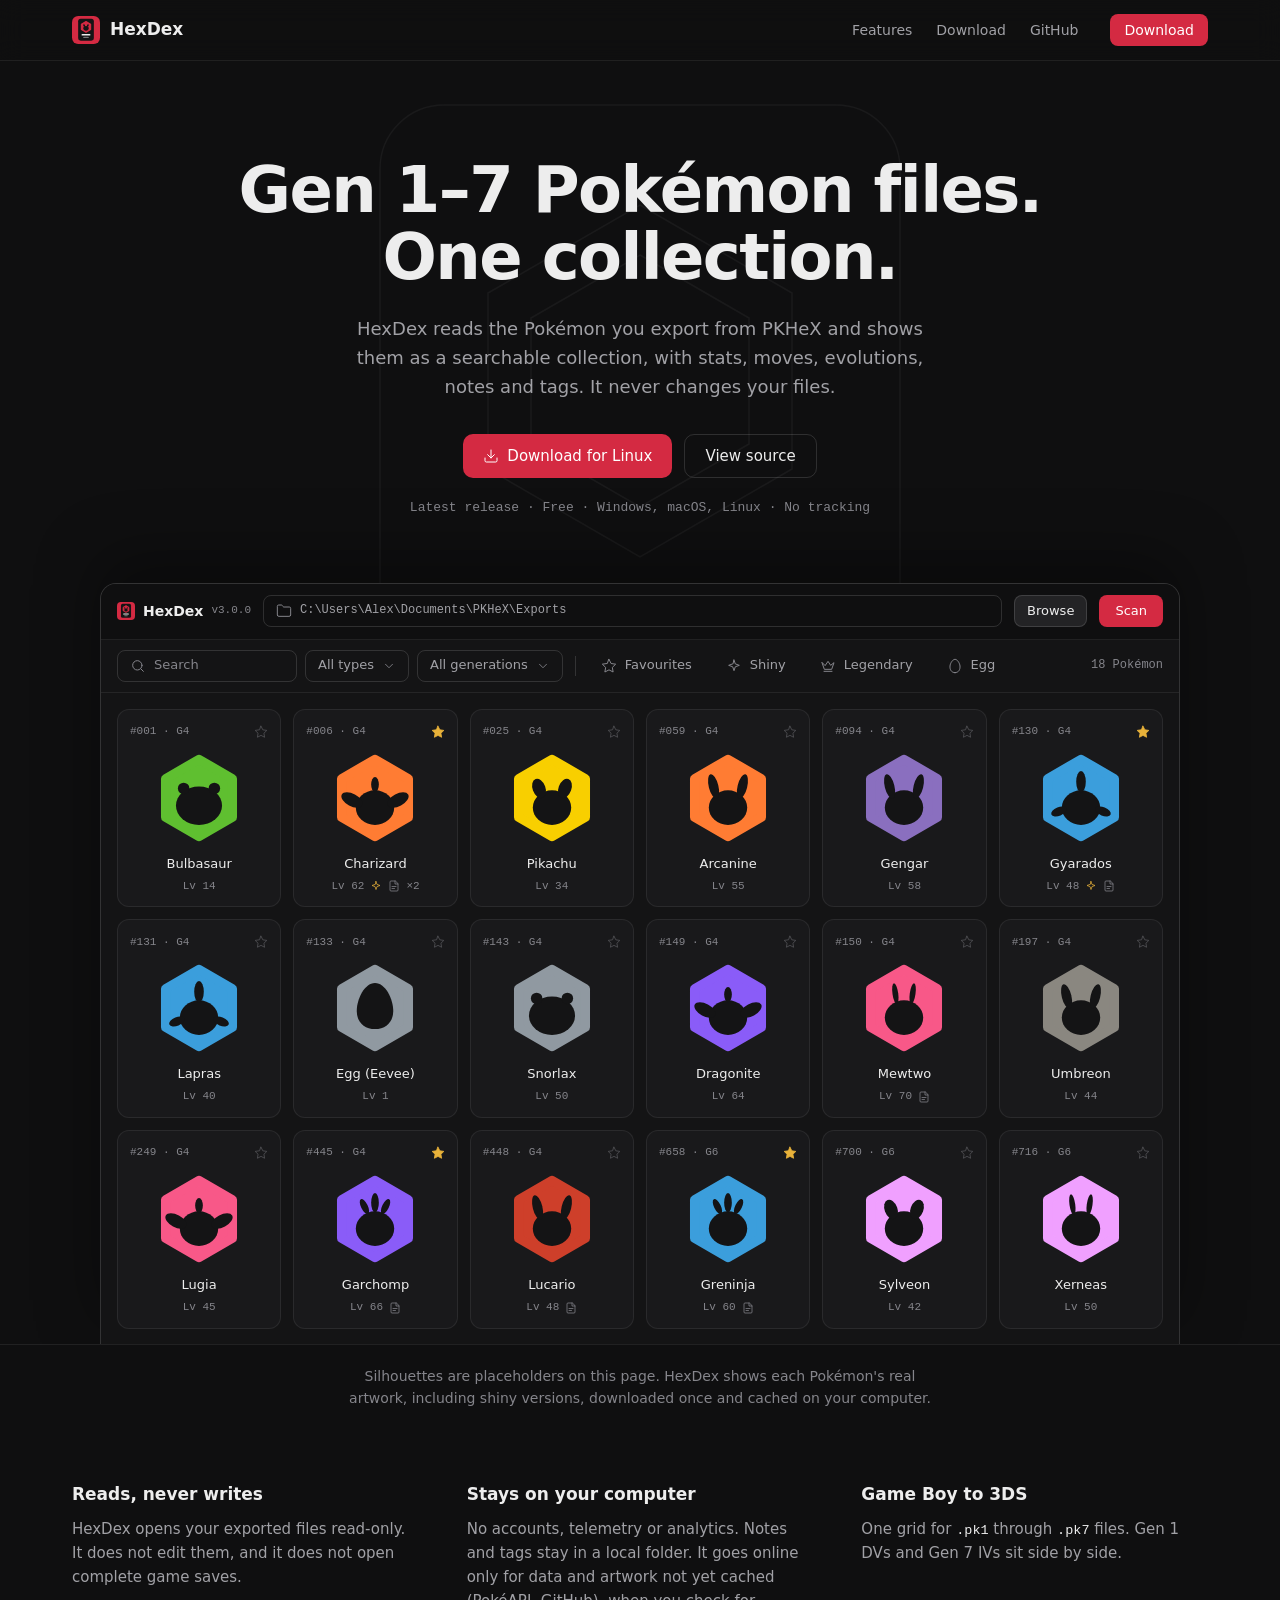
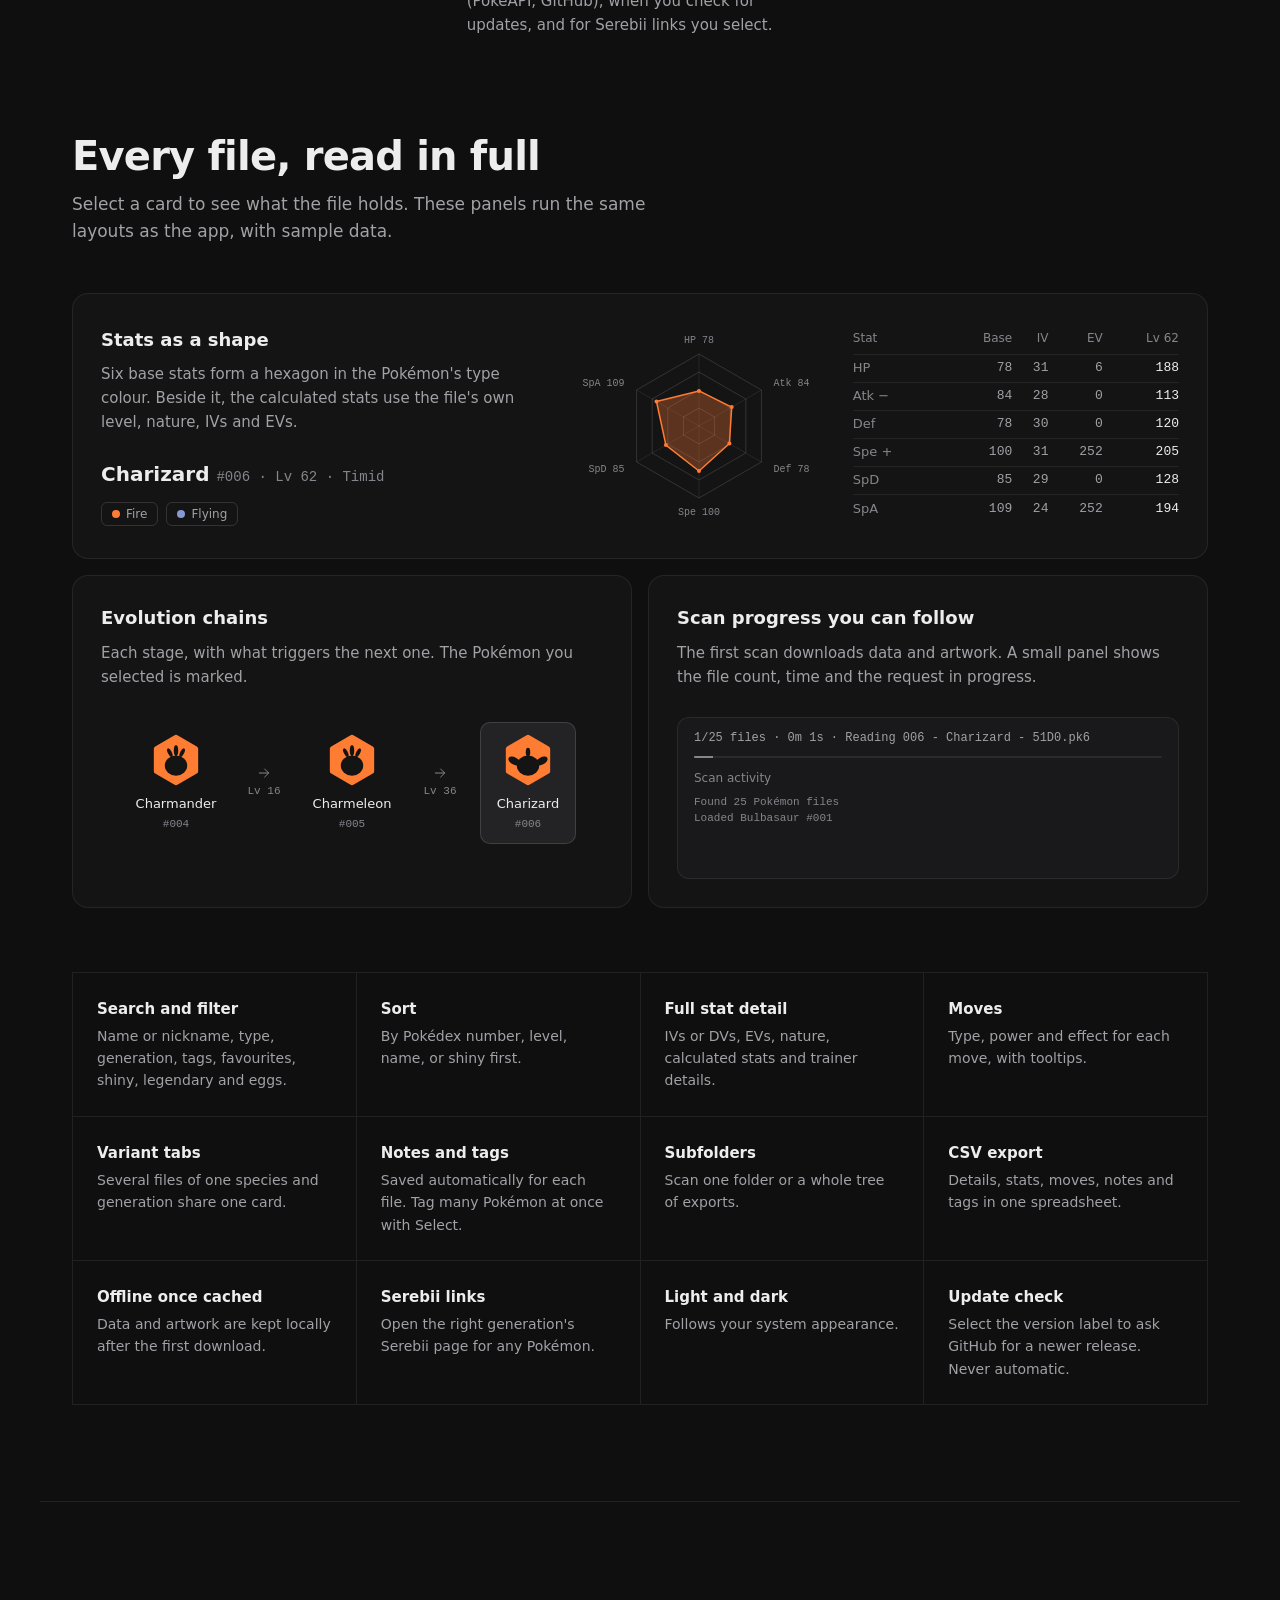
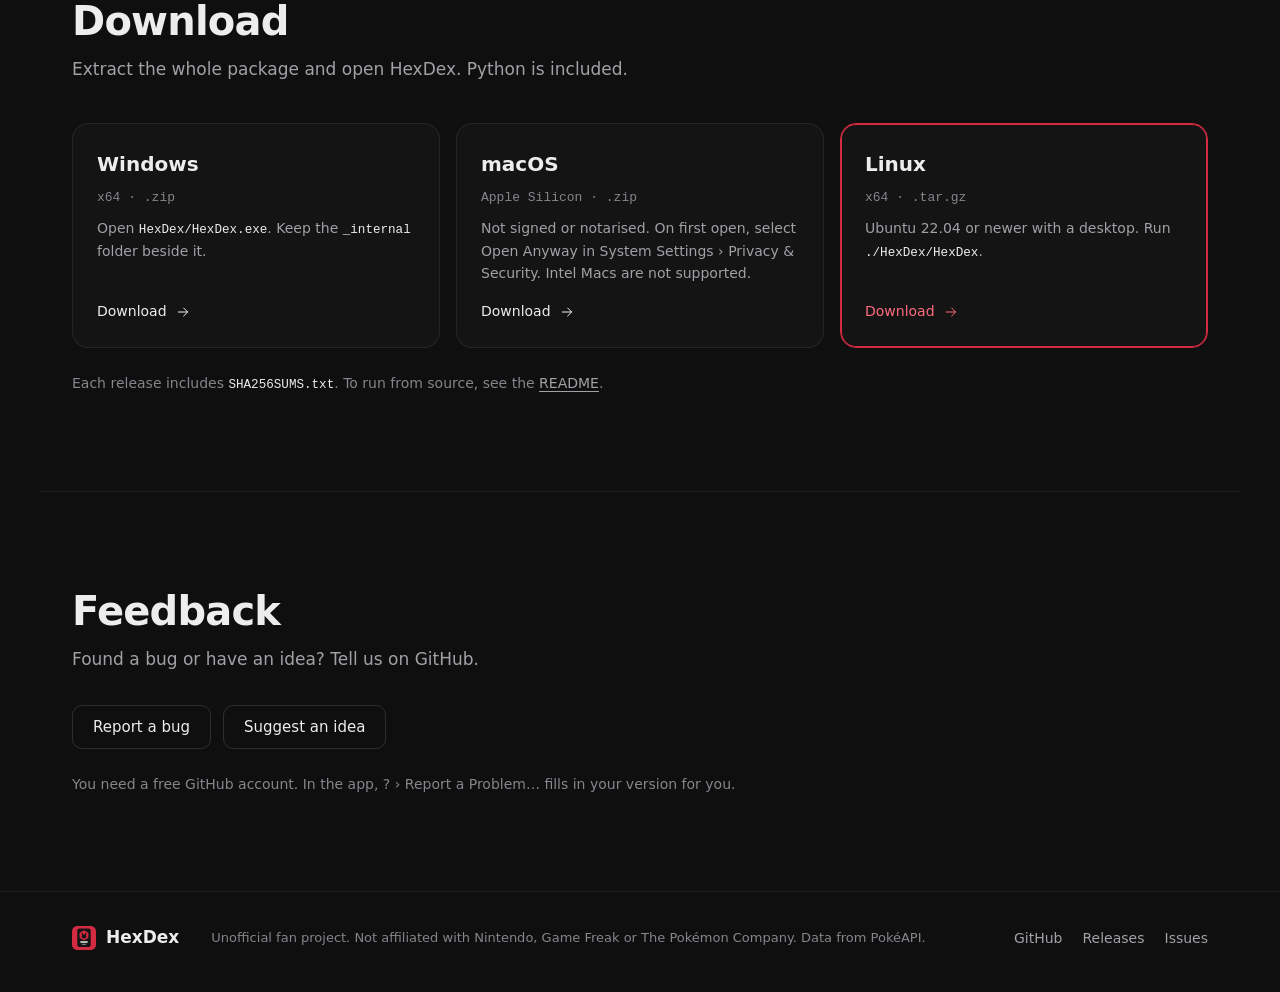
<file: docs/index.html>
<!-- HexDex product page for GitHub Pages: hero with a live collection preview, principles, features and downloads. -->
<!doctype html>
<html lang="en">
<head>
  <meta charset="utf-8">
  <meta name="viewport" content="width=device-width, initial-scale=1">
  <title>HexDex · Gen 1–7 Pokémon files. One collection.</title>
  <meta name="description" content="HexDex is a free desktop viewer for Pokémon files exported from PKHeX. Search Gen 1–7 Pokémon with stats, moves, evolutions, notes and tags. It never changes your files.">
  <meta name="theme-color" content="#0f0f10">
  <meta name="color-scheme" content="dark">
  <link rel="icon" href="icon.svg" type="image/svg+xml">
  <link rel="apple-touch-icon" href="apple-touch-icon.png">
  <meta property="og:type" content="website">
  <meta property="og:title" content="HexDex">
  <meta property="og:description" content="Gen 1–7 Pokémon files. One collection. A free desktop viewer for PKHeX exports.">
  <meta property="og:url" content="https://tariqmk.github.io/HexDex/">
  <meta property="og:image" content="https://tariqmk.github.io/HexDex/images/social-card.png">
  <meta property="og:image:width" content="1280">
  <meta property="og:image:height" content="640">
  <meta name="twitter:card" content="summary_large_image">
  <meta name="twitter:title" content="HexDex">
  <meta name="twitter:description" content="Gen 1–7 Pokémon files. One collection.">
  <meta name="twitter:image" content="https://tariqmk.github.io/HexDex/images/social-card.png">
  <link rel="stylesheet" href="style.css">
</head>
<body>
<svg width="0" height="0" style="position:absolute" aria-hidden="true">
  <symbol id="i-star" viewBox="0 0 24 24"><path d="M12 2l3.09 6.26L22 9.27l-5 4.87 1.18 6.88L12 17.77l-6.18 3.25L7 14.14 2 9.27l6.91-1.01z"/></symbol>
  <symbol id="i-spark" viewBox="0 0 24 24"><path d="M12 3l1.9 5.8L20 11l-6.1 2.2L12 19l-1.9-5.8L4 11l6.1-2.2z"/></symbol>
  <symbol id="i-crown" viewBox="0 0 24 24"><path d="M3 7l3.5 10h11L21 7l-5 4-4-6-4 6z"/><path d="M6 20h12"/></symbol>
  <symbol id="i-egg" viewBox="0 0 24 24"><path d="M12 22c6.2 0 7.9-5.6 7.5-10C19.1 7.7 15.5 2 12 2S4.9 7.7 4.5 12c-.4 4.4 1.3 10 7.5 10z"/></symbol>
  <symbol id="i-tag" viewBox="0 0 24 24"><path d="M12.6 2.6A2 2 0 0 0 11.2 2H4a2 2 0 0 0-2 2v7.2a2 2 0 0 0 .6 1.4l8.7 8.7a2.4 2.4 0 0 0 3.4 0l6.6-6.6a2.4 2.4 0 0 0 0-3.4z"/><circle cx="7.5" cy="7.5" r=".6"/></symbol>
  <symbol id="i-search" viewBox="0 0 24 24"><circle cx="11" cy="11" r="7"/><path d="M20 20l-3.5-3.5"/></symbol>
  <symbol id="i-chev" viewBox="0 0 24 24"><path d="M6 9l6 6 6-6"/></symbol>
  <symbol id="i-folder" viewBox="0 0 24 24"><path d="M20 20a2 2 0 0 0 2-2V8a2 2 0 0 0-2-2h-7.9a2 2 0 0 1-1.7-.9L9.6 3.9A2 2 0 0 0 7.9 3H4a2 2 0 0 0-2 2v13a2 2 0 0 0 2 2z"/></symbol>
  <symbol id="i-arrow" viewBox="0 0 24 24"><path d="M5 12h14M13 6l6 6-6 6"/></symbol>
  <symbol id="i-down" viewBox="0 0 24 24"><path d="M21 15v4a2 2 0 0 1-2 2H5a2 2 0 0 1-2-2v-4M7 10l5 5 5-5M12 15V3"/></symbol>
  <symbol id="i-x" viewBox="0 0 24 24"><path d="M18 6L6 18M6 6l12 12"/></symbol>
  <symbol id="i-ext" viewBox="0 0 24 24"><path d="M15 3h6v6M10 14L21 3M18 13v6a2 2 0 0 1-2 2H5a2 2 0 0 1-2-2V8a2 2 0 0 1 2-2h6"/></symbol>
  <symbol id="i-note" viewBox="0 0 24 24"><path d="M14 2H6a2 2 0 0 0-2 2v16a2 2 0 0 0 2 2h12a2 2 0 0 0 2-2V8z"/><path d="M14 2v6h6M8 13h8M8 17h5"/></symbol>
</svg>

<header class="nav">
  <div class="wrap nav-row">
    <a class="brand" href="#top"><img src="icon.svg" alt="" width="28" height="28">HexDex</a>
    <nav class="nav-links" aria-label="Sections">
      <a href="#features">Features</a>
      <a href="#download">Download</a>
      <a href="https://github.com/TariqMK/HexDex">GitHub</a>
    </nav>
    <a class="btn btn-small btn-primary" href="#download">Download</a>
  </div>
</header>

<main id="top">
  <section class="hero">
    <svg class="motif" viewBox="0 0 560 780" aria-hidden="true">
      <rect x="20" y="20" width="520" height="740" rx="64"/>
      <polygon points="280,120 432,208 432,384 280,472 128,384 128,208"/>
      <polygon points="280,170 389,233 389,359 280,422 171,359 171,233"/>
      <path d="M170 560h220M210 630h140"/>
    </svg>
    <div class="wrap hero-text">
      <h1>Gen 1–7 Pokémon files.<br>One collection.</h1>
      <p class="lede">HexDex reads the Pokémon you export from PKHeX and shows them as a searchable collection, with stats, moves, evolutions, notes and tags. It never changes your files.</p>
      <div class="actions">
        <a class="btn btn-primary" id="heroDownload" href="https://github.com/TariqMK/HexDex/releases/latest"><svg class="ic"><use href="#i-down"/></svg><span id="heroDownloadText">Download</span></a>
        <a class="btn btn-ghost" href="https://github.com/TariqMK/HexDex">View source</a>
      </div>
      <p class="meta" id="heroMeta"><span id="heroVersion">Latest release</span> · Free · Windows, macOS, Linux · No tracking</p>
    </div>

    <div class="wrap">
      <div class="window" id="preview" aria-label="Live preview of HexDex with sample Pokémon, switching between the collection view and the detail panel">
        <div class="app-bar">
          <span class="app-brand"><img src="icon.svg" alt="" width="18" height="18">HexDex <span class="app-ver" id="appVer">v3.0.0</span></span>
          <span class="app-path"><svg class="ic"><use href="#i-folder"/></svg>C:\Users\Alex\Documents\PKHeX\Exports</span>
          <span class="app-btn hide-sm">Browse</span>
          <span class="app-scan">Scan</span>
        </div>
        <div class="app-filters">
          <span class="app-field hide-sm"><svg class="ic"><use href="#i-search"/></svg>Search</span>
          <span class="app-select hide-md">All types<svg class="ic"><use href="#i-chev"/></svg></span>
          <span class="app-select hide-md">All generations<svg class="ic"><use href="#i-chev"/></svg></span>
          <span class="app-sep hide-md"></span>
          <button class="chip" type="button" data-filter="fav" aria-pressed="false"><svg class="ic"><use href="#i-star"/></svg><span>Favourites</span></button>
          <button class="chip" type="button" data-filter="shiny" aria-pressed="false"><svg class="ic"><use href="#i-spark"/></svg><span>Shiny</span></button>
          <button class="chip" type="button" data-filter="legend" aria-pressed="false"><svg class="ic"><use href="#i-crown"/></svg><span>Legendary</span></button>
          <button class="chip" type="button" data-filter="egg" aria-pressed="false"><svg class="ic"><use href="#i-egg"/></svg><span>Egg</span></button>
          <span class="app-count" id="appCount">18 Pokémon</span>
        </div>
        <div class="app-main" id="appMain">
          <div class="app-grid" id="appGrid"></div>
          <aside class="app-panel" id="appPanel" aria-label="Detail panel for a sample Charizard">
            <div class="panel-bar">
              <svg class="ic"><use href="#i-x"/></svg>
              <span class="panel-bar-end"><svg class="ic"><use href="#i-folder"/></svg><svg class="ic"><use href="#i-ext"/></svg><svg class="ic on"><use href="#i-star"/></svg></span>
            </div>
            <div class="panel-body">
              <div class="panel-hero">
                <div id="panelArt"></div>
                <div class="panel-title">Charizard</div>
                <div class="panel-sub">“Blaze”</div>
                <div class="panel-sub"><span class="mono">#006</span> · Flame Pokémon</div>
                <div class="panel-sub muted">Generation 4 · SoulSilver</div>
                <div class="types"><span class="type"><i style="background:#FF7C33"></i>fire</span><span class="type"><i style="background:#8899D4"></i>flying</span></div>
                <div class="panel-sub panel-shiny"><svg class="ic"><use href="#i-spark"/></svg>Shiny</div>
              </div>
              <div class="panel-head"><span>In your collection</span><span class="mono muted">2 files</span></div>
              <div class="panel-files">
                <div class="on"><span class="mono">Lv 62</span><span>Alex</span><span class="mono muted">006 - Charizard - 9E2…</span></div>
                <div><span class="mono">Lv 48</span><span>Mira</span><span class="mono muted">006 - Charizard - 51D…</span></div>
              </div>
              <dl class="panel-facts">
                <div><dt>Level</dt><dd>62</dd></div><div><dt>Nature</dt><dd>Timid</dd></div>
                <div><dt>Trainer</dt><dd>Alex</dd></div><div><dt>Trainer ID</dt><dd>24816</dd></div>
              </dl>
            </div>
          </aside>
        </div>
      </div>
    </div>
  </section>

  <p class="preview-note wrap">Silhouettes are placeholders on this page. HexDex shows each Pokémon's real artwork, including shiny versions, downloaded once and cached on your computer.</p>

  <section class="principles wrap" aria-label="Principles">
    <div>
      <h2>Reads, never writes</h2>
      <p>HexDex opens your exported files read-only. It does not edit them, and it does not open complete game saves.</p>
    </div>
    <div>
      <h2>Stays on your computer</h2>
      <p>No accounts, telemetry or analytics. Notes and tags stay in a local folder. It goes online only for data and artwork not yet cached (PokéAPI, GitHub), when you check for updates, and for Serebii links you select.</p>
    </div>
    <div>
      <h2>Game Boy to 3DS</h2>
      <p>One grid for <code>.pk1</code> through <code>.pk7</code> files. Gen 1 DVs and Gen 7 IVs sit side by side.</p>
    </div>
  </section>

  <section class="features wrap" id="features">
    <h2 class="section-title">Every file, read in full</h2>
    <p class="section-lede">Select a card to see what the file holds. These panels run the same layouts as the app, with sample data.</p>

    <div class="panels">
      <article class="panel panel-wide">
        <div class="panel-copy">
          <h3>Stats as a shape</h3>
          <p>Six base stats form a hexagon in the Pokémon's type colour. Beside it, the calculated stats use the file's own level, nature, IVs and EVs.</p>
          <p class="panel-name"><span id="hexName">Charizard</span> <span class="mono muted" id="hexDex">#006</span></p>
          <div class="types" id="hexTypes"></div>
        </div>
        <div class="hex-wrap">
          <svg class="stat-hex" id="statHex" viewBox="-130 -104 260 208" role="img" aria-label="Base stat hexagon"></svg>
          <table class="stat-table" id="statTable" aria-label="Stats"></table>
        </div>
      </article>

      <article class="panel">
        <h3>Evolution chains</h3>
        <p>Each stage, with what triggers the next one. The Pokémon you selected is marked.</p>
        <div class="evo" id="evo" aria-live="polite"></div>
      </article>

      <article class="panel">
        <h3>Scan progress you can follow</h3>
        <p>The first scan downloads data and artwork. A small panel shows the file count, time and the request in progress.</p>
        <div class="scan">
          <div class="scan-row mono" id="scanText" aria-live="off">0/25 files · 0m 0s · Finding Pokémon files…</div>
          <div class="scan-bar"><i id="scanBar"></i></div>
          <div class="scan-label">Scan activity</div>
          <pre class="scan-log mono" id="scanLog"></pre>
        </div>
      </article>
    </div>

    <div class="grid-list">
      <div><h3>Search and filter</h3><p>Name or nickname, type, generation, tags, favourites, shiny, legendary and eggs.</p></div>
      <div><h3>Sort</h3><p>By Pokédex number, level, name, or shiny first.</p></div>
      <div><h3>Full stat detail</h3><p>IVs or DVs, EVs, nature, calculated stats and trainer details.</p></div>
      <div><h3>Moves</h3><p>Type, power and effect for each move, with tooltips.</p></div>
      <div><h3>Variant tabs</h3><p>Several files of one species and generation share one card.</p></div>
      <div><h3>Notes and tags</h3><p>Saved automatically for each file. Tag many Pokémon at once with Select.</p></div>
      <div><h3>Subfolders</h3><p>Scan one folder or a whole tree of exports.</p></div>
      <div><h3>CSV export</h3><p>Details, stats, moves, notes and tags in one spreadsheet.</p></div>
      <div><h3>Offline once cached</h3><p>Data and artwork are kept locally after the first download.</p></div>
      <div><h3>Serebii links</h3><p>Open the right generation's Serebii page for any Pokémon.</p></div>
      <div><h3>Light and dark</h3><p>Follows your system appearance.</p></div>
      <div><h3>Update check</h3><p>Select the version label to ask GitHub for a newer release. Never automatic.</p></div>
    </div>
  </section>

  <section class="download wrap" id="download">
    <h2 class="section-title">Download <span class="mono muted" id="dlVersion"></span></h2>
    <p class="section-lede">Extract the whole package and open HexDex. Python is included.</p>
    <div class="cards">
      <a class="dl" data-os="windows" href="https://github.com/TariqMK/HexDex/releases/latest">
        <span class="dl-os">Windows</span>
        <span class="dl-file mono">x64 · .zip<span class="dl-size"></span></span>
        <span class="dl-note">Open <code>HexDex/HexDex.exe</code>. Keep the <code>_internal</code> folder beside it.</span>
        <span class="dl-go">Download<svg class="ic"><use href="#i-arrow"/></svg></span>
      </a>
      <a class="dl" data-os="macos" href="https://github.com/TariqMK/HexDex/releases/latest">
        <span class="dl-os">macOS</span>
        <span class="dl-file mono">Apple Silicon · .zip<span class="dl-size"></span></span>
        <span class="dl-note">Not signed or notarised. On first open, select Open Anyway in System Settings › Privacy &amp; Security. Intel Macs are not supported.</span>
        <span class="dl-go">Download<svg class="ic"><use href="#i-arrow"/></svg></span>
      </a>
      <a class="dl" data-os="linux" href="https://github.com/TariqMK/HexDex/releases/latest">
        <span class="dl-os">Linux</span>
        <span class="dl-file mono">x64 · .tar.gz<span class="dl-size"></span></span>
        <span class="dl-note">Ubuntu 22.04 or newer with a desktop. Run <code>./HexDex/HexDex</code>.</span>
        <span class="dl-go">Download<svg class="ic"><use href="#i-arrow"/></svg></span>
      </a>
    </div>
    <p class="fine">Each release includes <code>SHA256SUMS.txt</code>. To run from source, see the <a href="https://github.com/TariqMK/HexDex#run-from-source">README</a>.</p>
  </section>

  <section class="feedback wrap" id="feedback">
    <h2 class="section-title">Feedback</h2>
    <p class="section-lede">Found a bug or have an idea? Tell us on GitHub.</p>
    <div class="feedback-actions">
      <a class="btn btn-ghost" href="https://github.com/TariqMK/HexDex/issues/new?template=bug.yml">Report a bug</a>
      <a class="btn btn-ghost" href="https://github.com/TariqMK/HexDex/issues/new?template=idea.yml">Suggest an idea</a>
    </div>
    <p class="fine">You need a free GitHub account. In the app, ? › Report a Problem… fills in your version for you.</p>
  </section>
</main>

<footer class="footer">
  <div class="wrap footer-row">
    <span class="brand"><img src="icon.svg" alt="" width="24" height="24">HexDex</span>
    <p>Unofficial fan project. Not affiliated with Nintendo, Game Freak or The Pokémon Company. Data from PokéAPI.</p>
    <nav aria-label="Project links">
      <a href="https://github.com/TariqMK/HexDex">GitHub</a>
      <a href="https://github.com/TariqMK/HexDex/releases">Releases</a>
      <a href="https://github.com/TariqMK/HexDex/issues">Issues</a>
    </nav>
  </div>
</footer>
<script src="app.js"></script>
</body>
</html>
</file>
<file: docs/style.css>
/* HexDex product page styles: the app's graphite theme, hairlines and one red accent. */
:root{
  --deep:#0f0f10; --bg:#141415; --card:#19191b; --raised:#232325; --raised-2:#2b2b2e;
  --line:rgba(237,237,237,.08); --line-strong:rgba(237,237,237,.14);
  --text:#ededed; --text-2:#a1a1a6; --text-3:#85858b;
  --accent:#d42a42; --accent-hover:#c02339; --accent-ink:#ff6b7d;
  --fav:#e8b23a;
  --ui:system-ui,-apple-system,"Segoe UI Variable Text","Segoe UI",Roboto,"Helvetica Neue",sans-serif;
  --mono:ui-monospace,"SF Mono","Cascadia Mono","Cascadia Code",Consolas,"Liberation Mono",monospace;
  --ease:cubic-bezier(.22,1,.36,1);
  color-scheme:dark;
}
*,*::before,*::after{box-sizing:border-box;margin:0;padding:0}
html{scroll-behavior:smooth;-webkit-text-size-adjust:100%}
body{background:var(--deep);color:var(--text);font:16px/1.6 var(--ui);-webkit-font-smoothing:antialiased;overflow-x:hidden}
a{color:inherit;text-decoration:none}
code,.mono{font-family:var(--mono);font-variant-numeric:tabular-nums}
code{font-size:.9em;color:var(--text)}
.muted{color:var(--text-3)}
.ic{width:16px;height:16px;flex:none;fill:none;stroke:currentColor;stroke-width:1.5;stroke-linecap:round;stroke-linejoin:round}
.wrap{width:100%;max-width:1200px;margin:0 auto;padding:0 32px}
:focus-visible{outline:2px solid var(--accent-ink);outline-offset:2px;border-radius:4px}

/* Buttons */
.btn{display:inline-flex;align-items:center;gap:8px;height:44px;padding:0 20px;border-radius:10px;font-size:15px;font-weight:500;
  transition:background-color .15s var(--ease),border-color .15s var(--ease),color .15s var(--ease)}
.btn-primary{background:var(--accent);color:#fff}
.btn-primary:hover{background:var(--accent-hover)}
.btn-ghost{border:1px solid var(--line-strong);color:var(--text)}
.btn-ghost:hover{background:var(--raised)}
.btn-small{height:32px;padding:0 14px;font-size:14px;border-radius:8px}

/* Navigation */
.nav{position:sticky;top:0;z-index:10;background:rgba(15,15,16,.8);backdrop-filter:blur(12px);-webkit-backdrop-filter:blur(12px);border-bottom:1px solid var(--line)}
.nav-row{display:flex;align-items:center;gap:32px;height:60px}
.brand{display:inline-flex;align-items:center;gap:10px;font-weight:600;font-size:17px}
.nav-links{display:flex;gap:24px;margin-left:auto;font-size:14px;color:var(--text-2)}
.nav-links a:hover{color:var(--text)}

/* Hero */
.hero{position:relative;padding-top:96px;overflow:hidden;border-bottom:1px solid var(--line)}
.motif{position:absolute;top:24px;left:50%;width:560px;height:780px;transform:translateX(-50%);fill:none;stroke:var(--text);stroke-opacity:.05;stroke-width:1.5;pointer-events:none}
.hero-text{position:relative;text-align:center}
h1{font-size:64px;line-height:1.05;font-weight:600;letter-spacing:-.025em}
.lede{max-width:600px;margin:24px auto 0;font-size:18px;color:var(--text-2)}
.actions{display:flex;justify-content:center;gap:12px;margin-top:32px;flex-wrap:wrap}
.meta{margin-top:20px;font-family:var(--mono);font-size:13px;color:var(--text-3)}

/* App window preview */
.window{position:relative;margin:64px auto -1px;max-width:1080px;background:var(--bg);border:1px solid var(--line-strong);border-bottom:0;border-radius:16px 16px 0 0;overflow:hidden;box-shadow:0 -24px 64px rgba(0,0,0,.35)}
.app-bar{display:flex;align-items:center;gap:12px;height:56px;padding:0 16px;border-bottom:1px solid var(--line);background:var(--deep);font-size:13px}
.app-brand{display:inline-flex;align-items:center;gap:8px;font-weight:600;font-size:14px;white-space:nowrap}
.app-ver{font-family:var(--mono);font-size:11px;font-weight:400;color:var(--text-3)}
.app-path{display:flex;align-items:center;gap:8px;flex:1;min-width:0;height:32px;padding:0 12px;border:1px solid var(--line-strong);border-radius:8px;font-family:var(--mono);font-size:12px;color:var(--text-2);white-space:nowrap;overflow:hidden;text-overflow:ellipsis}
.app-path .ic{color:var(--text-3)}
.app-btn{height:32px;line-height:30px;padding:0 12px;border:1px solid var(--line-strong);border-radius:8px;background:var(--raised)}
.app-scan{height:32px;line-height:32px;padding:0 16px;border-radius:8px;background:var(--accent);color:#fff;font-weight:500}
.app-filters{display:flex;align-items:center;gap:8px;padding:10px 16px;border-bottom:1px solid var(--line);font-size:13px;color:var(--text-2);overflow:hidden}
.app-field,.app-select{display:inline-flex;align-items:center;gap:8px;height:32px;padding:0 12px;border:1px solid var(--line-strong);border-radius:8px;white-space:nowrap;flex:none}
.app-field{width:180px;color:var(--text-3)}
.app-select .ic{width:14px;height:14px;color:var(--text-3)}
.app-sep{width:1px;height:20px;background:var(--line-strong);margin:0 4px;flex:none}
.chip{display:inline-flex;align-items:center;gap:8px;height:32px;padding:0 12px;border-radius:8px;border:1px solid transparent;background:none;color:var(--text-2);font:inherit;cursor:pointer;white-space:nowrap;flex:none;
  transition:background-color .15s var(--ease),border-color .15s var(--ease),color .15s var(--ease)}
.chip .ic{color:var(--text-3)}
.chip:hover{background:var(--raised);color:var(--text)}
.chip[aria-pressed="true"]{background:var(--raised);border-color:var(--line-strong);color:var(--text)}
.chip[aria-pressed="true"] .ic{color:var(--text)}
.chip[data-filter="fav"][aria-pressed="true"] .ic{color:var(--fav);fill:var(--fav)}
.app-count{margin-left:auto;font-family:var(--mono);font-size:12px;color:var(--text-3);white-space:nowrap;padding-left:8px}
/* Fixed height: the window stays the same size in both views and with any filter. */
.app-main{position:relative;height:652px;overflow:hidden}
.app-grid{display:grid;grid-template-columns:repeat(6,minmax(0,1fr));gap:12px;padding:16px;align-content:start}
.app-main.open .app-grid{margin-right:360px;grid-template-columns:repeat(auto-fill,minmax(148px,1fr))}
.app-panel{position:absolute;top:0;right:0;bottom:0;width:360px;background:var(--deep);border-left:1px solid var(--line-strong);overflow:hidden;transform:translateX(100%);visibility:hidden;
  transition:transform .35s var(--ease),visibility .35s}
.app-main.open .app-panel{transform:none;visibility:visible}
.panel-bar{display:flex;justify-content:space-between;align-items:center;height:48px;padding:0 16px;border-bottom:1px solid var(--line);color:var(--text-3)}
.panel-bar-end{display:flex;gap:16px}
.panel-bar .on{color:var(--fav);fill:var(--fav)}
.panel-body{padding:16px;font-size:13px}
.panel-hero{display:flex;flex-direction:column;align-items:center;gap:4px;padding:20px 16px;border:1px solid color-mix(in srgb,#FF7C33 30%,transparent);border-radius:12px;background:color-mix(in srgb,#FF7C33 14%,var(--deep));text-align:center}
.panel-hero .art{width:112px;max-width:none;margin:0 0 8px}
.panel-title{font-size:28px;line-height:1.2;font-weight:600}
.panel-sub{color:var(--text-2)}
.panel-hero .types{margin:8px 0 4px}
.panel-shiny{display:inline-flex;align-items:center;gap:6px}
.panel-shiny .ic{color:var(--fav)}
.panel-head{display:flex;justify-content:space-between;margin-top:20px;font-weight:500}
.panel-head .mono{font-size:12px;font-weight:400}
.panel-files{margin-top:8px;padding:4px;border:1px solid var(--line);border-radius:10px}
.panel-files>div{display:grid;grid-template-columns:48px 40px minmax(0,1fr);gap:8px;align-items:center;height:32px;padding:0 8px;border-radius:6px;font-size:12px}
.panel-files>div.on{background:var(--raised)}
.panel-files .muted{font-size:11px;text-align:right;white-space:nowrap;overflow:hidden;text-overflow:ellipsis}
.panel-facts{display:grid;grid-template-columns:repeat(2,minmax(0,1fr));gap:0 16px;margin-top:16px}
.panel-facts>div{display:flex;justify-content:space-between;height:32px;align-items:center;border-bottom:1px solid var(--line)}
.panel-facts dt{color:var(--text-3)}
.panel-facts dd{font-family:var(--mono)}

/* Collection cards (mirror the app's .poke-card) */
.card{display:flex;flex-direction:column;gap:4px;padding:12px;min-width:0;background:var(--card);border:1px solid var(--line);border-radius:12px;
  transition:opacity .25s var(--ease),transform .25s var(--ease),border-color .15s var(--ease)}
.card.active{border-color:var(--accent);background:var(--raised);box-shadow:inset 0 0 0 1px var(--accent)}
.card.out,.card.over{display:none}
.card.enter{animation:rise .3s var(--ease) both}
@keyframes rise{from{opacity:0;transform:translateY(6px)}to{opacity:1;transform:none}}
.card-top{display:flex;align-items:center;justify-content:space-between;height:20px;font-family:var(--mono);font-size:11px;color:var(--text-3)}
.card-top .ic{width:14px;height:14px;opacity:.5}
.card-top .ic.on{opacity:1;color:var(--fav);fill:var(--fav)}
.art{display:block;width:72%;max-width:96px;aspect-ratio:1;margin:4px auto}
.card-name{font-size:13px;font-weight:500;text-align:center;white-space:nowrap;overflow:hidden;text-overflow:ellipsis}
.card-foot{display:flex;justify-content:center;align-items:center;gap:6px;font-family:var(--mono);font-size:11px;color:var(--text-3);height:16px;white-space:nowrap;overflow:hidden}
.card-foot .ic{width:12px;height:12px}
.card-foot .shiny{color:var(--fav)}

/* Note under the hero preview */
.preview-note{padding-top:20px;text-align:center;font-size:14px;color:var(--text-3);text-wrap:balance}
.preview-note + .principles{padding-top:72px}

/* Principles */
.principles{display:grid;grid-template-columns:repeat(3,minmax(0,1fr));gap:48px;padding-top:96px;padding-bottom:96px}
.principles h2{font-size:17px;font-weight:600;margin-bottom:8px}
.principles p{color:var(--text-2);font-size:15px}

/* Features */
.features{padding-bottom:96px}
.section-title{font-size:40px;line-height:1.15;font-weight:600;letter-spacing:-.02em}
.section-lede{margin-top:12px;max-width:620px;color:var(--text-2);font-size:17px}
.panels{display:grid;grid-template-columns:repeat(2,minmax(0,1fr));gap:16px;margin-top:48px}
.panel{min-width:0;padding:28px;background:var(--bg);border:1px solid var(--line);border-radius:16px}
.panel h3{font-size:18px;font-weight:600}
.panel>p,.panel-copy>p{margin-top:8px;color:var(--text-2);font-size:15px}
.panel-wide{grid-column:1/-1;display:grid;grid-template-columns:minmax(0,1fr) minmax(0,1.4fr);gap:32px;align-items:center}
.panel-name{margin-top:24px !important;color:var(--text) !important;font-size:20px !important;font-weight:600}
.panel-name .mono{font-size:14px;font-weight:400}
.types{display:flex;gap:8px;margin-top:12px}
.type{display:inline-flex;align-items:center;gap:6px;height:24px;padding:0 10px;border:1px solid var(--line-strong);border-radius:6px;font-size:12px;text-transform:capitalize;color:var(--text-2)}
.type i{width:8px;height:8px;border-radius:50%}
.hex-wrap{display:flex;align-items:center;gap:24px;min-width:0}
.stat-hex{width:260px;flex:none;overflow:visible}
.stat-hex .ring{fill:none;stroke:var(--line-strong)}
.stat-hex .axis{stroke:var(--line)}
.stat-hex .shape{fill:color-mix(in srgb,var(--tc,#ff7c33) 30%,transparent);stroke:var(--tc,#ff7c33);stroke-width:1.5;stroke-linejoin:round;transition:fill .4s var(--ease),stroke .4s var(--ease)}
.stat-hex .dot{fill:var(--tc,#ff7c33);transition:fill .4s var(--ease)}
.stat-hex text{font-family:var(--mono);font-size:10px;fill:var(--text-3)}
.stat-table{flex:1;min-width:0;border-collapse:collapse;font-size:13px}
.stat-table th{font-weight:400;color:var(--text-3);text-align:right;padding-bottom:6px;font-size:12px}
.stat-table th:first-child,.stat-table td:first-child{text-align:left}
.stat-table td{height:28px;text-align:right;font-family:var(--mono);font-variant-numeric:tabular-nums;color:var(--text-2);border-top:1px solid var(--line)}
.stat-table td:first-child{font-family:var(--ui);color:var(--text-3)}
.stat-table td.total{color:var(--text)}

/* Evolution chain */
.evo{display:flex;align-items:center;justify-content:center;gap:4px;margin-top:28px;min-height:132px;flex-wrap:wrap}
.evo-node{display:flex;flex-direction:column;align-items:center;gap:2px;width:96px;padding:10px 4px;border-radius:10px;transition:background-color .3s var(--ease),box-shadow .3s var(--ease)}
.evo-node.current{background:var(--raised);box-shadow:inset 0 0 0 1px var(--line-strong)}
.evo-node .art{width:56px;margin:0 0 4px}
.evo-name{font-size:13px}
.evo-dex{font-family:var(--mono);font-size:11px;color:var(--text-3)}
.evo-arrow{display:flex;flex-direction:column;align-items:center;gap:2px;color:var(--text-3);width:72px}
.evo-arrow span{font-family:var(--mono);font-size:11px;text-align:center}
.evo.swap{animation:rise .35s var(--ease) both}

/* Scan progress (mirrors the app's .scan-progress) */
.scan{margin-top:28px;padding:12px 16px;background:var(--card);border:1px solid var(--line);border-radius:12px;font-size:12px;line-height:16px;color:var(--text-2)}
.scan-row{min-height:16px;overflow-wrap:anywhere}
.scan-bar{height:2px;margin:10px 0 12px;background:var(--line);border-radius:1px;overflow:hidden}
.scan-bar i{display:block;height:100%;width:0;background:var(--text-3);transition:width .4s var(--ease)}
.scan-label{color:var(--text-3)}
.scan-log{margin-top:8px;min-height:72px;white-space:pre-wrap;overflow-wrap:anywhere;line-height:1.5;color:var(--text-3);font-size:11px}

/* Feature grid with hairlines */
.grid-list{display:grid;grid-template-columns:repeat(4,minmax(0,1fr));margin-top:64px;border-top:1px solid var(--line);border-left:1px solid var(--line)}
.grid-list>div{min-width:0;padding:24px;border-right:1px solid var(--line);border-bottom:1px solid var(--line)}
.grid-list h3{font-size:15px;font-weight:600}
.grid-list p{margin-top:4px;font-size:14px;color:var(--text-2)}

/* Download */
.download{padding-top:96px;padding-bottom:96px;border-top:1px solid var(--line)}
.download .section-title .mono{font-size:16px;font-weight:400;letter-spacing:0}
.cards{display:grid;grid-template-columns:repeat(3,minmax(0,1fr));gap:16px;margin-top:40px}
.dl{display:flex;flex-direction:column;gap:8px;min-width:0;padding:24px;background:var(--bg);border:1px solid var(--line);border-radius:16px;transition:border-color .15s var(--ease),background-color .15s var(--ease)}
.dl:hover{border-color:var(--line-strong);background:var(--card)}
.dl.mine{border-color:var(--accent);box-shadow:inset 0 0 0 1px var(--accent)}
.dl-os{font-size:20px;font-weight:600}
.dl-file{font-size:13px;color:var(--text-3)}
.dl-size::before{content:""}
.dl-size:not(:empty)::before{content:" · "}
.dl-note{flex:1;font-size:14px;color:var(--text-2)}
.dl-go{display:inline-flex;align-items:center;gap:8px;margin-top:8px;font-size:14px;font-weight:500}
.dl.mine .dl-go{color:var(--accent-ink)}
.fine{margin-top:24px;font-size:14px;color:var(--text-3)}
/* Feedback */
.feedback{padding-top:96px;padding-bottom:96px;border-top:1px solid var(--line)}
.feedback-actions{display:flex;flex-wrap:wrap;gap:12px;margin-top:32px}
.fine a{color:var(--text-2);text-decoration:underline;text-underline-offset:3px}

/* Footer */
.footer{border-top:1px solid var(--line);padding:32px 0 40px}
.footer-row{display:flex;align-items:center;gap:32px}
.footer p{flex:1;font-size:13px;color:var(--text-3)}
.footer nav{display:flex;gap:20px;font-size:14px;color:var(--text-2)}
.footer nav a:hover{color:var(--text)}

/* Smaller screens */
@media (max-width:1000px){
  .hide-md{display:none}
  .app-grid{grid-template-columns:repeat(4,minmax(0,1fr))}
  .grid-list{grid-template-columns:repeat(3,minmax(0,1fr))}
  .panel-wide{grid-template-columns:minmax(0,1fr)}
}
@media (max-width:720px){
  .wrap{padding:0 16px}
  .nav-links{display:none}
  .nav-row .btn{margin-left:auto}
  .hero{padding-top:56px}
  h1{font-size:32px}
  .lede{font-size:16px}
  .meta{font-size:12px;text-wrap:balance}
  .motif{top:32px;width:300px;height:418px}
  .card-foot .ic:not(.shiny){display:none}
  .window{margin-top:40px;border-radius:12px 12px 0 0}
  .hide-sm{display:none}
  .app-bar{gap:8px;padding:0 12px}
  .app-path{font-size:11px}
  .app-filters{padding:8px 12px;gap:4px;overflow-x:auto;scrollbar-width:none}
  .app-filters::-webkit-scrollbar{display:none}
  .chip{padding:0 10px}
  .chip span{display:none}
  .app-main{height:540px}
  .app-grid{grid-template-columns:repeat(3,minmax(0,1fr));gap:8px;padding:12px}
  .app-main.open .app-grid{margin-right:0;grid-template-columns:repeat(3,minmax(0,1fr))}
  .app-panel{width:100%;border-left:0}
  .card{padding:8px}
  .principles{grid-template-columns:minmax(0,1fr);gap:32px;padding-top:64px;padding-bottom:64px}
  .preview-note + .principles{padding-top:48px}
  .section-title{font-size:30px}
  .panels{grid-template-columns:minmax(0,1fr)}
  .panel{padding:20px}
  .hex-wrap{flex-direction:column;align-items:stretch}
  .stat-hex{width:100%;max-width:280px;align-self:center}
  .grid-list{grid-template-columns:repeat(2,minmax(0,1fr))}
  .grid-list>div{padding:16px}
  .cards{grid-template-columns:minmax(0,1fr)}
  .download,.features{padding-bottom:64px}
  .download{padding-top:64px}
  .feedback{padding-top:64px;padding-bottom:64px}
  .footer-row{flex-direction:column;align-items:flex-start;gap:16px}
}
@media (prefers-reduced-motion:reduce){
  *,*::before,*::after{animation:none !important;transition:none !important}
  html{scroll-behavior:auto}
}
</file>
